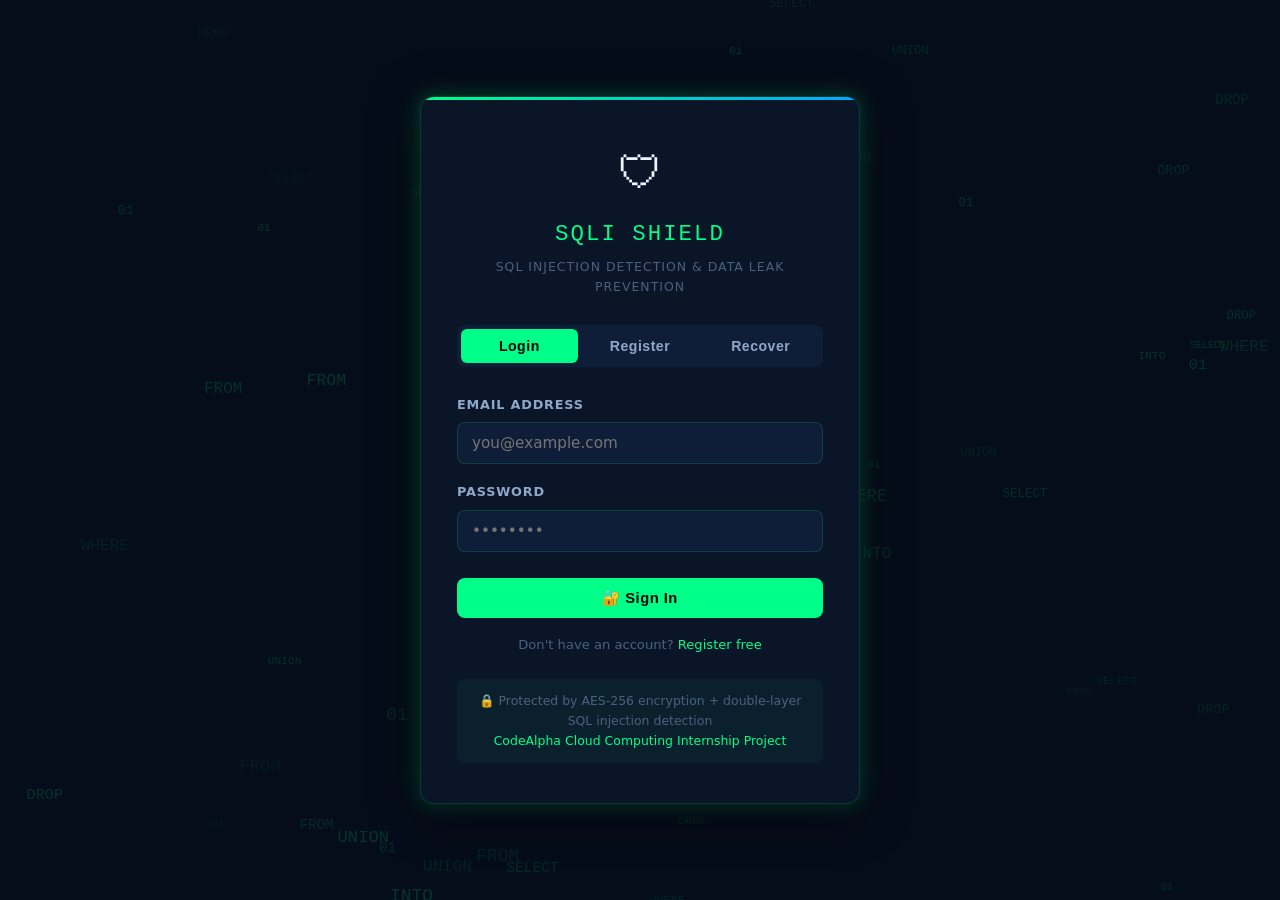
<file: index.html>
<!DOCTYPE html>
<html lang="en">
<head>
  <meta charset="UTF-8" />
  <meta name="viewport" content="width=device-width, initial-scale=1.0" />
  <title>SQLi Shield — Secure Login</title>
  <link rel="stylesheet" href="style.css" />
  <link rel="icon" href="data:image/svg+xml,<svg xmlns='http://www.w3.org/2000/svg' viewBox='0 0 100 100'><text y='.9em' font-size='90'>🛡</text></svg>" />
  <script>
    // ── Tab switching (defined early so buttons are immediately interactive) ──
    function switchTab(name, event) {
      document.querySelectorAll(".tab-pane").forEach(p => p.classList.remove("active"));
      document.querySelectorAll(".tab-btn").forEach(b => b.classList.remove("active"));
      document.getElementById("tab-" + name).classList.add("active");
      if (event && event.currentTarget) {
        event.currentTarget.classList.add("active");
      } else if (event && event.target) {
        event.target.classList.add("active");
      }
    }
  </script>
</head>
<body>
  <!-- Animated particle background -->
  <canvas id="particle-canvas"></canvas>

  <div class="page-wrapper auth-page">
    <div class="auth-card">
      <!-- Logo -->
      <div class="auth-logo">
        <span class="auth-logo__icon">🛡</span>
        <div class="auth-logo__title">SQLi Shield</div>
        <div class="auth-logo__sub">SQL Injection Detection &amp; Data Leak Prevention</div>
      </div>

      <!-- Tab bar -->
      <div class="tab-bar" role="tablist">
        <button class="tab-btn active" onclick="switchTab('login', event)" role="tab">Login</button>
        <button class="tab-btn" onclick="switchTab('register', event)" role="tab">Register</button>
        <button class="tab-btn" onclick="switchTab('recover', event)" role="tab">Recover</button>
      </div>

      <!-- ── LOGIN PANE ── -->
      <div id="tab-login" class="tab-pane active">
        <div id="login-error" class="alert alert--danger" style="display:none;"></div>

        <div class="form-group">
          <label for="login-email">Email Address</label>
          <input type="email" id="login-email" data-sqli-check placeholder="you@example.com" autocomplete="email" />
        </div>

        <div class="form-group">
          <label for="login-password">Password</label>
          <input type="password" id="login-password" placeholder="••••••••" autocomplete="current-password" />
        </div>

        <button class="btn btn--primary mt-8" id="login-btn" onclick="handleLogin()">
          🔐 Sign In
        </button>

        <p class="text-center mt-16" style="font-size:0.82rem; color:var(--text-muted);">
          Don't have an account?
          <a href="#" onclick="switchTab('register', event)">Register free</a>
        </p>
      </div>

      <!-- ── REGISTER PANE ── -->
      <div id="tab-register" class="tab-pane">
        <div id="register-error" class="alert alert--danger" style="display:none;"></div>

        <div class="form-group">
          <label for="reg-name">Display Name</label>
          <input type="text" id="reg-name" data-sqli-check placeholder="Jane Doe" autocomplete="name" />
        </div>

        <div class="form-group">
          <label for="reg-email">Email Address</label>
          <input type="email" id="reg-email" data-sqli-check placeholder="you@example.com" autocomplete="email" />
        </div>

        <div class="form-group">
          <label for="reg-password">Password</label>
          <input type="password" id="reg-password" placeholder="Min. 8 characters" autocomplete="new-password" />
        </div>

        <div class="form-group">
          <label for="reg-confirm">Confirm Password</label>
          <input type="password" id="reg-confirm" placeholder="Repeat password" autocomplete="new-password" />
        </div>

        <button class="btn btn--primary mt-8" id="register-btn" onclick="handleRegister()">
          🚀 Create Account
        </button>

        <p class="text-center mt-16" style="font-size:0.82rem; color:var(--text-muted);">
          Already have an account?
          <a href="#" onclick="switchTab('login', event)">Sign in</a>
        </p>
      </div>

      <!-- ── RECOVER PANE ── -->
      <div id="tab-recover" class="tab-pane">
        <div class="alert alert--warning mb-16">
          ⚠ A password reset link will be sent to your email.
        </div>

        <div id="recover-success" class="alert alert--success" style="display:none;"></div>
        <div id="recover-error" class="alert alert--danger" style="display:none;"></div>

        <div class="form-group">
          <label for="recover-email">Registered Email</label>
          <input type="email" id="recover-email" data-sqli-check placeholder="you@example.com" />
        </div>

        <button class="btn btn--primary" id="recover-btn" onclick="handleRecover()">
          📧 Send Reset Link
        </button>

        <p class="text-center mt-16" style="font-size:0.82rem;">
          <a href="#" onclick="switchTab('login', event)">← Back to Login</a>
        </p>
      </div>

      <!-- Demo credentials note -->
      <div style="margin-top:24px; padding:12px; background:rgba(0,255,136,0.05); border-radius:8px; font-size:0.78rem; color:var(--text-muted); text-align:center;">
        🔒 Protected by AES-256 encryption + double-layer SQL injection detection<br/>
        <span style="color:var(--accent-green);">CodeAlpha Cloud Computing Internship Project</span>
      </div>
    </div>
  </div>

  <!-- Toast container -->
  <div id="toast-container"></div>

  <!-- Appwrite SDK -->
  <script src="appwrite-sdk.js"></script>
  <!-- App config & script -->
  <script src="appwrite-config.js"></script>
  <script src="script.js"></script>
  <script>

    // ── Check existing session on load ─────────────────────
    (async () => {
      const user = await AuthManager.getSession();
      if (user) window.location.href = "dashboard.html";
    })();

    // ── Login handler ──────────────────────────────────────
    async function handleLogin() {
      const email    = document.getElementById("login-email").value.trim();
      const password = document.getElementById("login-password").value;
      const errEl    = document.getElementById("login-error");
      const btn      = document.getElementById("login-btn");
      errEl.style.display = "none";

      // Layer 1: SQLi check on email
      const check = SQLiDetector.analyze(email);
      if (!check.safe) {
        await SecurityLogger.log({
          userId: "anonymous", userEmail: email,
          suspiciousInput: email, threatLevel: check.highestLevel,
          attackType: check.threats[0].type, blocked: true,
        });
        showToast("🚨 SQL injection detected in email field!", "error");
        return;
      }

      if (!email || !password) {
        errEl.textContent = "Please fill in all fields.";
        errEl.style.display = "flex";
        return;
      }

      setLoading(btn, true);
      try {
        await AuthManager.login(email, password);
        showToast("Login successful! Redirecting…", "success");
        setTimeout(() => window.location.href = "dashboard.html", 800);
      } catch (e) {
        errEl.textContent = "Invalid email or password. Please try again.";
        errEl.style.display = "flex";
        setLoading(btn, false);
      }
    }

    // ── Register handler ───────────────────────────────────
    async function handleRegister() {
      const name     = document.getElementById("reg-name").value.trim();
      const email    = document.getElementById("reg-email").value.trim();
      const password = document.getElementById("reg-password").value;
      const confirm  = document.getElementById("reg-confirm").value;
      const errEl    = document.getElementById("register-error");
      const btn      = document.getElementById("register-btn");
      errEl.style.display = "none";

      // Layer 1 checks
      for (const [field, val] of [["name", name], ["email", email]]) {
        const r = SQLiDetector.analyze(val);
        if (!r.safe) {
          showToast(`🚨 Injection pattern in ${field}!`, "error");
          return;
        }
      }

      if (!name || !email || !password) {
        errEl.textContent = "All fields are required.";
        errEl.style.display = "flex";
        return;
      }
      if (password.length < 8) {
        errEl.textContent = "Password must be at least 8 characters.";
        errEl.style.display = "flex";
        return;
      }
      if (password !== confirm) {
        errEl.textContent = "Passwords do not match.";
        errEl.style.display = "flex";
        return;
      }

      setLoading(btn, true);
      try {
        await AuthManager.register(email, password, name);
        showToast("Account created! Redirecting…", "success");
        setTimeout(() => window.location.href = "dashboard.html", 900);
      } catch (e) {
        errEl.textContent = e.message || "Registration failed. Email may already be in use.";
        errEl.style.display = "flex";
        setLoading(btn, false);
      }
    }

    // ── Recover handler ────────────────────────────────────
    async function handleRecover() {
      const email   = document.getElementById("recover-email").value.trim();
      const succEl  = document.getElementById("recover-success");
      const errEl   = document.getElementById("recover-error");
      const btn     = document.getElementById("recover-btn");
      succEl.style.display = errEl.style.display = "none";

      const check = SQLiDetector.analyze(email);
      if (!check.safe) {
        showToast("🚨 Suspicious input detected!", "error");
        return;
      }

      setLoading(btn, true);
      try {
        await AuthManager.sendPasswordRecovery(email);
        succEl.textContent = "✓ Recovery email sent! Check your inbox.";
        succEl.style.display = "flex";
      } catch (e) {
        errEl.textContent = "Could not send recovery email. Is the address registered?";
        errEl.style.display = "flex";
      }
      setLoading(btn, false);
    }

    // Allow Enter key to submit
    document.addEventListener("keydown", e => {
      if (e.key === "Enter") {
        const active = document.querySelector(".tab-pane.active")?.id;
        if (active === "tab-login")    handleLogin();
        if (active === "tab-register") handleRegister();
        if (active === "tab-recover")  handleRecover();
      }
    });
  </script>
</body>
</html>
</file>
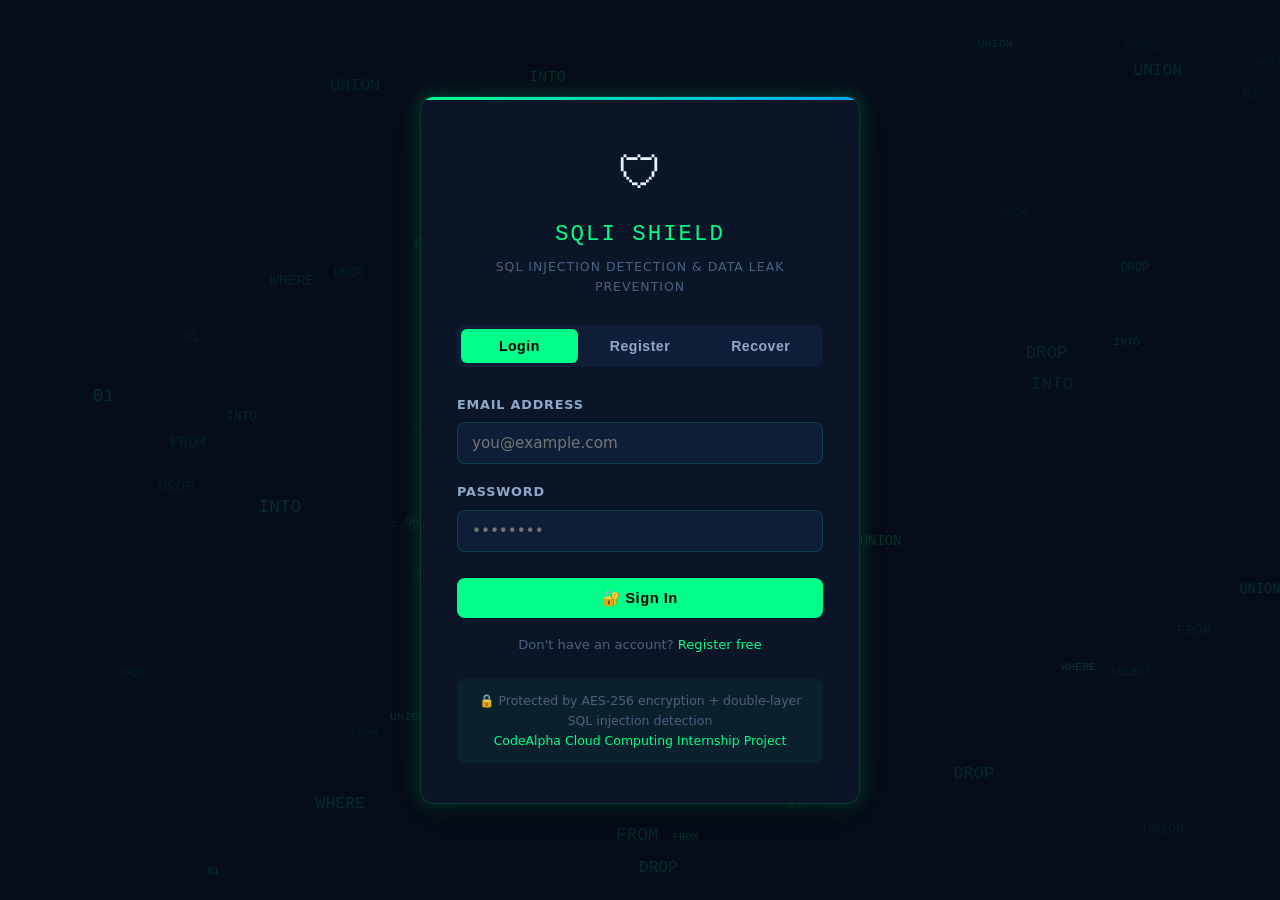
<file: admin.html>
<!DOCTYPE html>
<html lang="en">
<head>
  <meta charset="UTF-8" />
  <meta name="viewport" content="width=device-width, initial-scale=1.0" />
  <title>SQLi Shield — Admin Panel</title>
  <link rel="stylesheet" href="style.css" />
  <link rel="icon" href="data:image/svg+xml,<svg xmlns='http://www.w3.org/2000/svg' viewBox='0 0 100 100'><text y='.9em' font-size='90'>⚙️</text></svg>" />
  <script>
    // ── Show Section (defined early so sidebar navigation is immediately interactive) ──
    function showSection(id, event) {
      document.querySelectorAll(".page-section").forEach(s => s.classList.remove("active"));
      document.querySelectorAll(".nav-item").forEach(n => n.classList.remove("active"));
      document.getElementById("section-" + id).classList.add("active");
      if (event && event.currentTarget) {
        event.currentTarget.classList.add("active");
      } else if (event && event.target) {
        event.target.classList.add("active");
      }
      const sidebar = document.getElementById("sidebar");
      if (sidebar) sidebar.classList.remove("open");
    }
  </script>
</head>
<body>
  <canvas id="particle-canvas"></canvas>
  <button class="mobile-nav-toggle" onclick="toggleSidebar()">☰</button>

  <div class="page-wrapper app-layout">
    <!-- ══ SIDEBAR ══ -->
    <aside class="sidebar" id="sidebar">
      <div class="sidebar__logo">
        <div class="sidebar__logo-text">⚙️ Admin Panel</div>
        <div class="sidebar__logo-sub">SQLi Shield</div>
      </div>

      <nav>
        <a class="nav-item active" onclick="showSection('admin-overview', event)" href="#">
          <span class="nav-item__icon">📊</span> Overview
        </a>
        <a class="nav-item" onclick="showSection('all-logs', event)" href="#">
          <span class="nav-item__icon">🗂</span> All Security Logs
        </a>
        <a class="nav-item" onclick="showSection('users', event)" href="#">
          <span class="nav-item__icon">👥</span> User Management
        </a>
        <a class="nav-item" onclick="showSection('alerts', event)" href="#">
          <span class="nav-item__icon">🚨</span> Critical Alerts
        </a>
        <a class="nav-item" onclick="window.location.href='dashboard.html'" href="#">
          <span class="nav-item__icon">◀</span> User Dashboard
        </a>
      </nav>

      <div class="sidebar__spacer"></div>

      <div class="sidebar__user">
        <div class="sidebar__user-name" id="sidebar-name">Admin</div>
        <div class="sidebar__user-role role--admin">admin</div>
        <button class="btn btn--secondary btn--sm mt-8 w-full" onclick="handleLogout()">
          🚪 Logout
        </button>
      </div>
    </aside>

    <!-- ══ MAIN CONTENT ══ -->
    <main class="main-content">

      <!-- ─── ADMIN OVERVIEW ─── -->
      <section id="section-admin-overview" class="page-section active">
        <div class="section-header">
          <h2>⚙️ Admin Security Overview</h2>
          <p>Global security metrics across all users and sessions.</p>
        </div>

        <div class="stats-grid">
          <div class="stat-card stat-card--green">
            <div class="stat-card__label">Total Users</div>
            <div class="stat-card__value" id="stat-users">—</div>
            <div class="stat-card__icon">👥</div>
          </div>
          <div class="stat-card stat-card--red">
            <div class="stat-card__label">Total Attacks Blocked</div>
            <div class="stat-card__value" id="stat-attacks">—</div>
            <div class="stat-card__icon">🚫</div>
          </div>
          <div class="stat-card stat-card--yellow">
            <div class="stat-card__label">Critical Threats</div>
            <div class="stat-card__value" id="stat-critical">—</div>
            <div class="stat-card__icon">💀</div>
          </div>
          <div class="stat-card stat-card--blue">
            <div class="stat-card__label">Total Log Entries</div>
            <div class="stat-card__value" id="stat-log-count">—</div>
            <div class="stat-card__icon">📋</div>
          </div>
        </div>

        <!-- Attack type breakdown -->
        <div class="card">
          <h3>🎯 Attack Type Distribution</h3>
          <div id="attack-breakdown">
            <div class="empty-state">Loading attack data…</div>
          </div>
        </div>

        <!-- Live threat feed -->
        <div class="card">
          <h3>📡 Live Threat Feed</h3>
          <div id="live-feed">
            <div class="empty-state">No recent threats.</div>
          </div>
        </div>
      </section>

      <!-- ─── ALL LOGS ─── -->
      <section id="section-all-logs" class="page-section">
        <div class="section-header">
          <h2>🗂 All Security Logs</h2>
          <p>Complete audit trail of all detected injection attempts across all users.</p>
        </div>

        <div class="card">
          <div style="display:flex; justify-content:space-between; align-items:center; margin-bottom:16px; flex-wrap:wrap; gap:10px;">
            <h3 style="border:none; padding-bottom:0; margin-bottom:0;">Injection Attempts Log</h3>
            <div style="display:flex; gap:8px;">
              <select id="filter-level" onchange="filterLogs()" style="background:var(--bg-raised);border:1px solid var(--border);color:var(--text-primary);padding:7px 12px;border-radius:8px;font-size:0.84rem;">
                <option value="">All Levels</option>
                <option value="CRITICAL">Critical</option>
                <option value="HIGH">High</option>
                <option value="MEDIUM">Medium</option>
                <option value="LOW">Low</option>
              </select>
              <button class="btn btn--secondary btn--sm" onclick="loadAllLogs()">↻ Refresh</button>
            </div>
          </div>
          <div class="table-wrap">
            <table>
              <thead>
                <tr>
                  <th>Time</th>
                  <th>User</th>
                  <th>Attack Type</th>
                  <th>Level</th>
                  <th>Status</th>
                  <th>Suspicious Input</th>
                </tr>
              </thead>
              <tbody id="all-logs-body">
                <tr><td colspan="6" class="empty-state">Loading logs…</td></tr>
              </tbody>
            </table>
          </div>
        </div>
      </section>

      <!-- ─── USER MANAGEMENT ─── -->
      <section id="section-users" class="page-section">
        <div class="section-header">
          <h2>👥 User Management</h2>
          <p>View and manage registered users. Role assignments control dashboard access.</p>
        </div>

        <div class="card">
          <div style="display:flex; justify-content:space-between; align-items:center; margin-bottom:16px;">
            <h3 style="border:none; padding-bottom:0; margin-bottom:0;">Registered Users</h3>
            <button class="btn btn--secondary btn--sm" onclick="loadUsers()">↻ Refresh</button>
          </div>
          <div class="table-wrap">
            <table>
              <thead>
                <tr>
                  <th>Name</th>
                  <th>Email</th>
                  <th>Role</th>
                  <th>Login Count</th>
                  <th>Last Login</th>
                  <th>Actions</th>
                </tr>
              </thead>
              <tbody id="users-body">
                <tr><td colspan="6" class="empty-state">Loading users…</td></tr>
              </tbody>
            </table>
          </div>
        </div>

        <!-- Role explanation -->
        <div style="display:grid; grid-template-columns:1fr 1fr; gap:24px;">
          <div class="card" style="margin-bottom:0;">
            <h3>👤 Standard User</h3>
            <ul style="color:var(--text-secondary); font-size:0.88rem; line-height:2; list-style:none; padding-left:0;">
              <li>✅ View personal dashboard</li>
              <li>✅ Use injection test lab</li>
              <li>✅ Submit encrypted records</li>
              <li>✅ View own security logs</li>
              <li>❌ Cannot access admin panel</li>
              <li>❌ Cannot view other users' data</li>
            </ul>
          </div>
          <div class="card" style="margin-bottom:0;">
            <h3>⚙️ Administrator</h3>
            <ul style="color:var(--text-secondary); font-size:0.88rem; line-height:2; list-style:none; padding-left:0;">
              <li>✅ Everything users can do</li>
              <li>✅ Access admin panel</li>
              <li>✅ View all security logs</li>
              <li>✅ View all registered users</li>
              <li>✅ View critical alert dashboard</li>
              <li>✅ Export security reports</li>
            </ul>
          </div>
        </div>
      </section>

      <!-- ─── CRITICAL ALERTS ─── -->
      <section id="section-alerts" class="page-section">
        <div class="section-header">
          <h2>🚨 Critical Security Alerts</h2>
          <p>HIGH and CRITICAL threat attempts requiring immediate attention.</p>
        </div>

        <div id="critical-alerts-container">
          <div class="empty-state">Loading critical alerts…</div>
        </div>
      </section>

    </main>
  </div>

  <div id="toast-container"></div>

  <script src="appwrite-sdk.js"></script>
  <script src="appwrite-config.js"></script>
  <script src="script.js"></script>
  <script>
    let allLogs = [];
    let allUsers = [];

    // ── Auth Guard (admin only) ────────────────────────────
    (async () => {
      const user = await AuthManager.getSession();
      if (!user) { window.location.href = "index.html"; return; }

      const name = AuthManager.currentProfile?.displayName || user.name;
      document.getElementById("sidebar-name").textContent = name;

      // NOTE: In a real deployment, admin check would be enforced server-side.
      // For this demo, we trust the role in the user profile document.
      // Appwrite collection-level permissions should restrict admin operations.

      await loadAllLogs();
      await loadUsers();
    })();

    function toggleSidebar() {
      document.getElementById("sidebar").classList.toggle("open");
    }


    async function handleLogout() {
      await AuthManager.logout();
      window.location.href = "index.html";
    }

    // ── Load all logs ──────────────────────────────────────
    async function loadAllLogs() {
      allLogs = await SecurityLogger.fetchLogs(100);

      // Stats
      const blocked  = allLogs.filter(l => l.blocked).length;
      const critical = allLogs.filter(l => l.threatLevel === "CRITICAL" || l.threatLevel === "HIGH").length;
      document.getElementById("stat-attacks").textContent  = blocked;
      document.getElementById("stat-critical").textContent = critical;
      document.getElementById("stat-log-count").textContent = allLogs.length;

      renderLogs(allLogs);
      renderAttackBreakdown(allLogs);
      renderLiveFeed(allLogs);
      renderCriticalAlerts(allLogs);
    }

    function renderLogs(logs) {
      const tbody = document.getElementById("all-logs-body");
      if (logs.length === 0) {
        tbody.innerHTML = '<tr><td colspan="6" class="empty-state">No logs found.</td></tr>';
        return;
      }
      tbody.innerHTML = logs.map(l => `
        <tr>
          <td style="font-size:0.8rem;">${formatDate(l.timestamp || l.$createdAt)}</td>
          <td style="font-size:0.8rem; max-width:120px; overflow:hidden; text-overflow:ellipsis;">${SQLiDetector.sanitize(l.userEmail || l.userId)}</td>
          <td>${SQLiDetector.sanitize(l.attackType || "—")}</td>
          <td>${threatBadge(l.threatLevel || "LOW")}</td>
          <td><span class="badge ${l.blocked ? 'badge--blocked' : 'badge--allowed'}">${l.blocked ? 'Blocked' : 'Allowed'}</span></td>
          <td class="mono" style="font-size:0.75rem; max-width:200px; overflow:hidden; text-overflow:ellipsis;">${SQLiDetector.sanitize((l.suspiciousInput || "").substring(0, 60))}</td>
        </tr>
      `).join("");
    }

    function filterLogs() {
      const level = document.getElementById("filter-level").value;
      const filtered = level ? allLogs.filter(l => l.threatLevel === level) : allLogs;
      renderLogs(filtered);
    }

    function renderAttackBreakdown(logs) {
      const types = {};
      logs.forEach(l => { types[l.attackType] = (types[l.attackType] || 0) + 1; });
      const sorted = Object.entries(types).sort((a, b) => b[1] - a[1]);
      const container = document.getElementById("attack-breakdown");

      if (sorted.length === 0) {
        container.innerHTML = '<div class="empty-state">No attack data yet.</div>';
        return;
      }

      const max = sorted[0][1];
      container.innerHTML = sorted.slice(0, 8).map(([type, count]) => `
        <div style="margin-bottom:10px;">
          <div style="display:flex; justify-content:space-between; font-size:0.84rem; margin-bottom:4px;">
            <span style="color:var(--text-primary);">${SQLiDetector.sanitize(type)}</span>
            <span class="text-mono" style="color:var(--accent-green);">${count}</span>
          </div>
          <div style="height:6px; background:var(--bg-raised); border-radius:3px; overflow:hidden;">
            <div style="height:100%; width:${(count/max)*100}%; background:linear-gradient(90deg, var(--accent-green), var(--accent-blue)); border-radius:3px; transition:width 0.5s ease;"></div>
          </div>
        </div>
      `).join("");
    }

    function renderLiveFeed(logs) {
      const recent = logs.slice(0, 5);
      const container = document.getElementById("live-feed");
      if (recent.length === 0) {
        container.innerHTML = '<div class="empty-state">No recent threats.</div>';
        return;
      }
      container.innerHTML = recent.map(l => `
        <div style="display:flex; align-items:center; gap:12px; padding:10px 0; border-bottom:1px solid var(--border);">
          <span style="font-size:1.2rem;">${l.threatLevel === 'CRITICAL' ? '💀' : l.threatLevel === 'HIGH' ? '🔴' : '⚠'}</span>
          <div style="flex:1; min-width:0;">
            <div style="font-size:0.84rem; font-weight:600;">${SQLiDetector.sanitize(l.attackType)}</div>
            <div class="mono" style="font-size:0.76rem; color:var(--text-muted); overflow:hidden; text-overflow:ellipsis; white-space:nowrap;">${SQLiDetector.sanitize((l.suspiciousInput||"").substring(0,60))}</div>
          </div>
          <div style="text-align:right; flex-shrink:0;">
            ${threatBadge(l.threatLevel)}
            <div style="font-size:0.72rem; color:var(--text-muted); margin-top:3px;">${formatDate(l.timestamp || l.$createdAt)}</div>
          </div>
        </div>
      `).join("");
    }

    function renderCriticalAlerts(logs) {
      const critical = logs.filter(l => l.threatLevel === "CRITICAL" || l.threatLevel === "HIGH");
      const container = document.getElementById("critical-alerts-container");

      if (critical.length === 0) {
        container.innerHTML = '<div class="alert alert--success">✅ No critical or high-severity threats detected.</div>';
        return;
      }

      container.innerHTML = critical.map(l => `
        <div class="alert alert--danger" style="margin-bottom:12px; display:block;">
          <div style="display:flex; justify-content:space-between; align-items:flex-start; flex-wrap:wrap; gap:8px;">
            <div>
              <strong>${SQLiDetector.sanitize(l.attackType)}</strong> — ${threatBadge(l.threatLevel)}
              <div style="margin-top:6px; font-size:0.82rem; color:var(--text-muted);">
                User: ${SQLiDetector.sanitize(l.userEmail || l.userId)}
              </div>
              <div class="mono" style="margin-top:6px; font-size:0.8rem; padding:6px 10px; background:rgba(0,0,0,0.3); border-radius:4px; word-break:break-all;">
                ${SQLiDetector.sanitize((l.suspiciousInput||"").substring(0, 120))}
              </div>
            </div>
            <div style="text-align:right; flex-shrink:0;">
              <div style="font-size:0.78rem; color:var(--text-muted);">${formatDate(l.timestamp || l.$createdAt)}</div>
              <span class="badge badge--blocked" style="margin-top:6px; display:inline-block;">${l.blocked ? '🚫 Blocked' : '⚠ Detected'}</span>
            </div>
          </div>
        </div>
      `).join("");
    }

    // ── Load users ─────────────────────────────────────────
    async function loadUsers() {
      try {
        const res = await appwriteDatabases.listDocuments(
          APPWRITE_CONFIG.databaseId,
          APPWRITE_CONFIG.collections.userProfiles,
          [appwriteQuery.limit(50)]
        );
        allUsers = res.documents;
        document.getElementById("stat-users").textContent = allUsers.length;
        renderUsers(allUsers);
      } catch (e) {
        const localUsers = getLocalUsers().map(u => u.profile);
        if (localUsers.length > 0) {
          allUsers = localUsers;
          document.getElementById("stat-users").textContent = allUsers.length;
          renderUsers(allUsers);
        } else {
          document.getElementById("stat-users").textContent = "—";
          document.getElementById("users-body").innerHTML =
            '<tr><td colspan="6" class="empty-state">Connect Appwrite to see users.</td></tr>';
        }
      }
    }

    function renderUsers(users) {
      const tbody = document.getElementById("users-body");
      if (users.length === 0) {
        tbody.innerHTML = '<tr><td colspan="6" class="empty-state">No users found.</td></tr>';
        return;
      }
      tbody.innerHTML = users.map(u => `
        <tr>
          <td>${SQLiDetector.sanitize(u.displayName || "—")}</td>
          <td style="font-size:0.82rem;">${SQLiDetector.sanitize(u.email)}</td>
          <td><span class="badge ${u.role === 'admin' ? 'badge--allowed' : 'badge--medium'}">${u.role}</span></td>
          <td class="text-mono">${u.loginCount || 0}</td>
          <td style="font-size:0.8rem;">${formatDate(u.lastLogin || u.$createdAt)}</td>
          <td>
            <button class="btn btn--secondary btn--sm" onclick="promoteUser('${u.$id}', '${u.role}')">
              ${u.role === 'admin' ? '↓ Demote' : '↑ Promote'}
            </button>
          </td>
        </tr>
      `).join("");
    }

    async function promoteUser(docId, currentRole) {
      const newRole = currentRole === "admin" ? "user" : "admin";
      try {
        await appwriteDatabases.updateDocument(
          APPWRITE_CONFIG.databaseId,
          APPWRITE_CONFIG.collections.userProfiles,
          docId,
          { role: newRole }
        );
        showToast(`User role updated to ${newRole}.`, "success");
        await loadUsers();
      } catch (e) {
        showToast("Failed to update role: " + e.message, "error");
      }
    }
  </script>
</body>
</html>
</file>
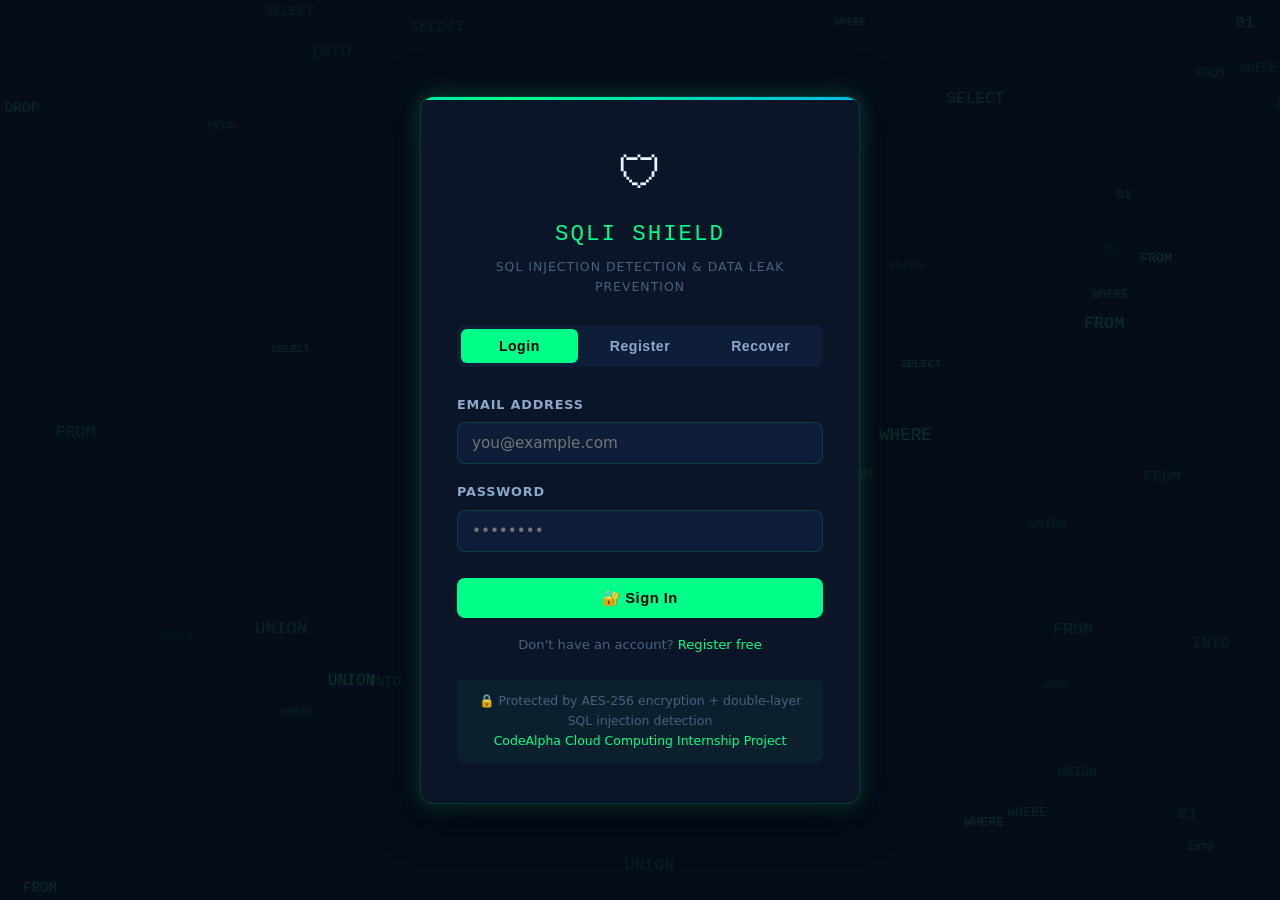
<file: dashboard.html>
<!DOCTYPE html>
<html lang="en">
<head>
  <meta charset="UTF-8" />
  <meta name="viewport" content="width=device-width, initial-scale=1.0" />
  <title>SQLi Shield — Dashboard</title>
  <link rel="stylesheet" href="style.css" />
  <link rel="icon" href="data:image/svg+xml,<svg xmlns='http://www.w3.org/2000/svg' viewBox='0 0 100 100'><text y='.9em' font-size='90'>🛡</text></svg>" />
  <script>
    // ── Show Section (defined early so sidebar navigation is immediately interactive) ──
    function showSection(id, event) {
      document.querySelectorAll(".page-section").forEach(s => s.classList.remove("active"));
      document.querySelectorAll(".nav-item").forEach(n => n.classList.remove("active"));
      document.getElementById("section-" + id).classList.add("active");
      if (event && event.currentTarget) {
        event.currentTarget.classList.add("active");
      } else if (event && event.target) {
        event.target.classList.add("active");
      }
      if (id === "my-logs" && typeof loadMyLogs === "function") loadMyLogs();
      const sidebar = document.getElementById("sidebar");
      if (sidebar) sidebar.classList.remove("open");
    }
  </script>
</head>
<body>
  <canvas id="particle-canvas"></canvas>

  <!-- Mobile nav toggle -->
  <button class="mobile-nav-toggle" onclick="toggleSidebar()">☰</button>

  <div class="page-wrapper app-layout">
    <!-- ══ SIDEBAR ══ -->
    <aside class="sidebar" id="sidebar">
      <div class="sidebar__logo">
        <div class="sidebar__logo-text">🛡 SQLi Shield</div>
        <div class="sidebar__logo-sub">Security Dashboard</div>
      </div>

      <nav>
        <a class="nav-item active" onclick="showSection('overview', event)" href="#">
          <span class="nav-item__icon">📊</span> Overview
        </a>
        <a class="nav-item" onclick="showSection('test-lab', event)" href="#">
          <span class="nav-item__icon">🔬</span> Injection Lab
        </a>
        <a class="nav-item" onclick="showSection('secure-form', event)" href="#">
          <span class="nav-item__icon">📝</span> Secure Form
        </a>
        <a class="nav-item" onclick="showSection('my-logs', event)" href="#">
          <span class="nav-item__icon">📋</span> My Logs
        </a>
        <a class="nav-item" onclick="showSection('architecture', event)" href="#">
          <span class="nav-item__icon">🏗</span> Architecture
        </a>
        <a class="nav-item" id="admin-link" onclick="window.location.href='admin.html'" href="#" style="display:none;">
          <span class="nav-item__icon">⚙️</span> Admin Panel
        </a>
      </nav>

      <div class="sidebar__spacer"></div>

      <div class="sidebar__user">
        <div class="sidebar__user-name" id="sidebar-name">Loading…</div>
        <div class="sidebar__user-role role--user" id="sidebar-role">user</div>
        <button class="btn btn--secondary btn--sm mt-8 w-full" onclick="handleLogout()">
          🚪 Logout
        </button>
      </div>
    </aside>

    <!-- ══ MAIN CONTENT ══ -->
    <main class="main-content">

      <!-- ─── OVERVIEW SECTION ─── -->
      <section id="section-overview" class="page-section active">
        <div class="section-header">
          <h2>Security Overview</h2>
          <p>Real-time monitoring of your session and threat activity.</p>
        </div>

        <div class="stats-grid">
          <div class="stat-card stat-card--green">
            <div class="stat-card__label">Total Requests</div>
            <div class="stat-card__value" id="stat-total">0</div>
            <div class="stat-card__icon">📡</div>
          </div>
          <div class="stat-card stat-card--red">
            <div class="stat-card__label">Blocked Attacks</div>
            <div class="stat-card__value" id="stat-blocked">0</div>
            <div class="stat-card__icon">🚫</div>
          </div>
          <div class="stat-card stat-card--yellow">
            <div class="stat-card__label">Threats Detected</div>
            <div class="stat-card__value" id="stat-threats">0</div>
            <div class="stat-card__icon">⚠</div>
          </div>
          <div class="stat-card stat-card--blue">
            <div class="stat-card__label">Login Count</div>
            <div class="stat-card__value" id="stat-logins">0</div>
            <div class="stat-card__icon">🔐</div>
          </div>
        </div>

        <!-- User profile card -->
        <div class="card">
          <h3>👤 Your Secure Profile</h3>
          <div style="display:grid; grid-template-columns:1fr 1fr; gap:16px;">
            <div>
              <div style="font-size:0.75rem; color:var(--text-muted); text-transform:uppercase; letter-spacing:1px; margin-bottom:6px;">Display Name</div>
              <div id="profile-name" style="font-weight:600;">—</div>
            </div>
            <div>
              <div style="font-size:0.75rem; color:var(--text-muted); text-transform:uppercase; letter-spacing:1px; margin-bottom:6px;">Email (AES-256 Protected)</div>
              <div id="profile-email" class="text-mono" style="font-size:0.88rem;">—</div>
            </div>
            <div>
              <div style="font-size:0.75rem; color:var(--text-muted); text-transform:uppercase; letter-spacing:1px; margin-bottom:6px;">Account Role</div>
              <div id="profile-role">—</div>
            </div>
            <div>
              <div style="font-size:0.75rem; color:var(--text-muted); text-transform:uppercase; letter-spacing:1px; margin-bottom:6px;">Last Login</div>
              <div id="profile-login" style="font-size:0.88rem; color:var(--text-secondary);">—</div>
            </div>
          </div>
        </div>

        <!-- Recent alerts -->
        <div class="card">
          <h3>🚨 Recent Security Alerts (This Session)</h3>
          <div id="session-alerts">
            <div class="empty-state">✅ No threats detected in this session.</div>
          </div>
        </div>

        <!-- Activity graph (simple canvas-based) -->
        <div class="card">
          <h3>📈 Threat Activity Chart</h3>
          <canvas id="threat-chart" height="160" style="width:100%;"></canvas>
        </div>
      </section>

      <!-- ─── INJECTION LAB SECTION ─── -->
      <section id="section-test-lab" class="page-section">
        <div class="section-header">
          <h2>🔬 SQL Injection Test Lab</h2>
          <p>Test inputs against the detection engine. Try real attack patterns to see them blocked.</p>
        </div>

        <div class="alert alert--warning">
          ⚠ This lab is for <strong>educational demonstration only</strong>. Inputs are analyzed client-side; nothing is sent to a real database.
        </div>

        <div class="test-lab">
          <div class="card" style="margin-bottom:0;">
            <h3>Input Analyzer</h3>
            <div class="form-group">
              <label for="lab-input">Test Input</label>
              <textarea id="lab-input" rows="5" placeholder="Type or paste a SQL injection payload here…
e.g.  ' OR 1=1 --
      UNION SELECT * FROM users
      DROP TABLE accounts"></textarea>
            </div>
            <div style="display:flex; gap:10px; flex-wrap:wrap;">
              <button class="btn btn--primary" style="flex:1;" onclick="runLabTest()">▶ Analyze</button>
              <button class="btn btn--secondary" onclick="loadSample()">Load Sample</button>
              <button class="btn btn--secondary" onclick="clearLab()">Clear</button>
            </div>

            <!-- Quick sample buttons -->
            <div style="margin-top:14px;">
              <div style="font-size:0.75rem; color:var(--text-muted); margin-bottom:8px; text-transform:uppercase; letter-spacing:1px;">Quick Samples</div>
              <div style="display:flex; flex-wrap:wrap; gap:6px;">
                <button class="btn btn--secondary btn--sm" onclick="setSample(`' OR 1=1 --`)">OR 1=1</button>
                <button class="btn btn--secondary btn--sm" onclick="setSample(`UNION SELECT username, password FROM users`)">UNION SELECT</button>
                <button class="btn btn--secondary btn--sm" onclick="setSample(`DROP TABLE accounts; --`)">DROP TABLE</button>
                <button class="btn btn--secondary btn--sm" onclick="setSample(`1'; EXEC xp_cmdshell('whoami')`)">xp_cmdshell</button>
                <button class="btn btn--secondary btn--sm" onclick="setSample(`SLEEP(5)`)">Time-Based</button>
                <button class="btn btn--secondary btn--sm" onclick="setSample(`Hello World`)">Safe Input</button>
              </div>
            </div>
          </div>

          <div class="card" style="margin-bottom:0;">
            <h3>Detection Result</h3>
            <div id="lab-result" class="test-result">
              <div style="text-align:center; padding:30px; color:var(--text-muted);">
                Run an analysis to see results here.
              </div>
            </div>

            <div style="margin-top:20px;">
              <h3 style="border:none; margin-bottom:12px; padding-bottom:0; font-size:0.88rem; color:var(--text-muted);">PATTERN LIBRARY</h3>
              <div style="font-size:0.8rem; color:var(--text-secondary); line-height:2;">
                <span class="badge badge--critical">CRITICAL</span> DROP, EXEC, xp_cmdshell, INSERT, DELETE<br/>
                <span class="badge badge--high">HIGH</span> OR 1=1, Comment injection, UNION SELECT, Schema enum<br/>
                <span class="badge badge--medium">MEDIUM</span> SELECT FROM, SLEEP(), BENCHMARK, WAITFOR<br/>
                <span class="badge badge--low">LOW</span> Quote injection, Hex encoding, CHAR() encoding
              </div>
            </div>
          </div>
        </div>
      </section>

      <!-- ─── SECURE FORM SECTION ─── -->
      <section id="section-secure-form" class="page-section">
        <div class="section-header">
          <h2>📝 Secure Data Submission</h2>
          <p>All inputs are checked by Layer 1 (SQLi detection) before being encrypted and stored.</p>
        </div>

        <div style="display:grid; grid-template-columns:1fr 1fr; gap:24px;">
          <div class="card" style="margin-bottom:0;">
            <h3>Submit Secure Record</h3>

            <div class="form-group">
              <label for="form-title">Record Title</label>
              <input type="text" id="form-title" data-sqli-check placeholder="Project Alpha Report" />
            </div>

            <div class="form-group">
              <label for="form-content">Sensitive Content</label>
              <textarea id="form-content" data-sqli-check rows="4" placeholder="Enter sensitive information…"></textarea>
            </div>

            <div class="form-group">
              <label for="form-category">Category</label>
              <select id="form-category">
                <option value="personal">Personal Data</option>
                <option value="financial">Financial</option>
                <option value="medical">Medical</option>
                <option value="credentials">Credentials</option>
                <option value="other">Other</option>
              </select>
            </div>

            <button class="btn btn--primary" id="form-btn" onclick="submitSecureForm()">
              🔒 Encrypt &amp; Submit
            </button>
          </div>

          <div class="card" style="margin-bottom:0;">
            <h3>Submitted Records (This Session)</h3>
            <div id="submitted-records">
              <div class="empty-state">No records submitted yet.</div>
            </div>
          </div>
        </div>
      </section>

      <!-- ─── MY LOGS SECTION ─── -->
      <section id="section-my-logs" class="page-section">
        <div class="section-header">
          <h2>📋 My Security Logs</h2>
          <p>All suspicious inputs detected during your sessions.</p>
        </div>

        <div class="card">
          <div style="display:flex; justify-content:space-between; align-items:center; margin-bottom:16px;">
            <h3 style="border:none; padding-bottom:0; margin-bottom:0;">Detection History</h3>
            <button class="btn btn--secondary btn--sm" onclick="loadMyLogs()">↻ Refresh</button>
          </div>
          <div class="table-wrap">
            <table>
              <thead>
                <tr>
                  <th>Time</th>
                  <th>Attack Type</th>
                  <th>Threat Level</th>
                  <th>Status</th>
                  <th>Input Preview</th>
                </tr>
              </thead>
              <tbody id="my-logs-body">
                <tr><td colspan="5" class="empty-state">No logs yet.</td></tr>
              </tbody>
            </table>
          </div>
        </div>
      </section>

      <!-- ─── ARCHITECTURE SECTION ─── -->
      <section id="section-architecture" class="page-section">
        <div class="section-header">
          <h2>🏗 Security Architecture</h2>
          <p>How SQLi Shield's double-layer protection works end-to-end.</p>
        </div>

        <div class="card">
          <h3>System Flow</h3>
          <div class="arch-diagram">
            <div class="arch-node">
              <div class="arch-node__icon">👤</div>
              <div class="arch-node__label">User Input</div>
            </div>
            <div class="arch-arrow">→</div>
            <div class="arch-node" style="border-color:rgba(0,255,136,0.4);">
              <div class="arch-node__icon">🔍</div>
              <div class="arch-node__label">Layer 1<br/><small style="color:var(--accent-green);font-size:0.7rem;">Pattern Detection</small></div>
            </div>
            <div class="arch-arrow">→</div>
            <div class="arch-node" style="border-color:rgba(0,170,255,0.4);">
              <div class="arch-node__icon">🔐</div>
              <div class="arch-node__label">Layer 2<br/><small style="color:var(--accent-blue);font-size:0.7rem;">Auth + RBAC</small></div>
            </div>
            <div class="arch-arrow">→</div>
            <div class="arch-node" style="border-color:rgba(255,204,0,0.4);">
              <div class="arch-node__icon">☁️</div>
              <div class="arch-node__label">Appwrite<br/><small style="color:var(--accent-yellow);font-size:0.7rem;">Cloud DB</small></div>
            </div>
          </div>
        </div>

        <div style="display:grid; grid-template-columns:1fr 1fr; gap:24px;">
          <div class="card" style="margin-bottom:0;">
            <h3>🛡 Layer 1 — Input Security</h3>
            <ul style="color:var(--text-secondary); font-size:0.88rem; line-height:2.2; padding-left:0; list-style:none;">
              <li>✅ Real-time SQL injection pattern matching</li>
              <li>✅ 24+ attack patterns across 4 threat levels</li>
              <li>✅ HTML entity decoding (evasion prevention)</li>
              <li>✅ Input sanitization before display</li>
              <li>✅ Client-side blocking before any network call</li>
              <li>✅ Threat logging with timestamp and context</li>
            </ul>
          </div>

          <div class="card" style="margin-bottom:0;">
            <h3>🔐 Layer 2 — Access Security</h3>
            <ul style="color:var(--text-secondary); font-size:0.88rem; line-height:2.2; padding-left:0; list-style:none;">
              <li>✅ Appwrite session management</li>
              <li>✅ JWT-based authentication tokens</li>
              <li>✅ Role-based access control (Admin / User)</li>
              <li>✅ Admin-only routes protected server-side</li>
              <li>✅ Automatic session expiry</li>
              <li>✅ AES-256-GCM encryption for sensitive data</li>
            </ul>
          </div>

          <div class="card" style="margin-bottom:0;">
            <h3>☁️ Cloud Architecture</h3>
            <ul style="color:var(--text-secondary); font-size:0.88rem; line-height:2.2; padding-left:0; list-style:none;">
              <li>✅ Appwrite Cloud (free tier) backend</li>
              <li>✅ Netlify-ready static frontend</li>
              <li>✅ No server-side code required</li>
              <li>✅ No database credentials in frontend</li>
              <li>✅ Appwrite handles credential storage</li>
              <li>✅ Accessible from any modern browser</li>
            </ul>
          </div>

          <div class="card" style="margin-bottom:0;">
            <h3>🔒 Data Protection</h3>
            <ul style="color:var(--text-secondary); font-size:0.88rem; line-height:2.2; padding-left:0; list-style:none;">
              <li>✅ AES-256-GCM via Web Crypto API</li>
              <li>✅ PBKDF2 key derivation (100k iterations)</li>
              <li>✅ Unique salt + IV per encryption operation</li>
              <li>✅ Passwords hashed by Appwrite (bcrypt)</li>
              <li>✅ Sensitive fields encrypted before storage</li>
              <li>✅ Security logs store sanitized input only</li>
            </ul>
          </div>
        </div>
      </section>

    </main>
  </div>

  <div id="toast-container"></div>

  <script src="appwrite-sdk.js"></script>
  <script src="appwrite-config.js"></script>
  <script src="script.js"></script>
  <script>
    // ── App State ──────────────────────────────────────────
    let sessionStats = { total: 0, blocked: 0, threats: 0 };
    let sessionAlerts = [];
    let submittedRecords = [];

    // ── Auth Guard ─────────────────────────────────────────
    (async () => {
      const user = await AuthManager.getSession();
      if (!user) { window.location.href = "index.html"; return; }

      // Populate UI
      const name = AuthManager.currentProfile?.displayName || user.name || user.email;
      const role = AuthManager.currentProfile?.role || "user";
      const logins = AuthManager.currentProfile?.loginCount || 1;
      const lastLogin = formatDate(AuthManager.currentProfile?.lastLogin || new Date().toISOString());

      document.getElementById("sidebar-name").textContent = name;
      document.getElementById("sidebar-role").textContent = role;
      document.getElementById("sidebar-role").className = `sidebar__user-role role--${role}`;
      document.getElementById("profile-name").textContent = name;
      document.getElementById("profile-email").textContent = user.email;
      document.getElementById("profile-role").innerHTML = `<span class="badge badge--${role === 'admin' ? 'allowed' : 'medium'}">${role}</span>`;
      document.getElementById("profile-login").textContent = lastLogin;
      document.getElementById("stat-logins").textContent = logins;

      if (role === "admin") {
        document.getElementById("admin-link").style.display = "flex";
        document.getElementById("sidebar-role").className = "sidebar__user-role role--admin";
      }

      drawThreatChart([]);
    })();


    function toggleSidebar() {
      document.getElementById("sidebar").classList.toggle("open");
    }

    // ── Logout ─────────────────────────────────────────────
    async function handleLogout() {
      await AuthManager.logout();
      window.location.href = "index.html";
    }

    // ── Stats updater ──────────────────────────────────────
    function updateStats() {
      document.getElementById("stat-total").textContent   = sessionStats.total;
      document.getElementById("stat-blocked").textContent = sessionStats.blocked;
      document.getElementById("stat-threats").textContent = sessionStats.threats;
    }

    // ── Alert feed ─────────────────────────────────────────
    function addSessionAlert(entry) {
      sessionAlerts.unshift(entry);
      const container = document.getElementById("session-alerts");
      container.innerHTML = sessionAlerts.slice(0, 5).map(a => `
        <div class="alert alert--danger" style="margin-bottom:8px;">
          <div style="flex:1;">
            <strong>${a.attackType}</strong> — ${threatBadge(a.threatLevel)}<br/>
            <span class="text-mono" style="font-size:0.78rem;">${SQLiDetector.sanitize(a.suspiciousInput).substring(0, 80)}…</span>
            <div style="font-size:0.72rem; color:var(--text-muted); margin-top:4px;">${formatDate(a.timestamp)}</div>
          </div>
        </div>
      `).join("");
    }

    // ── Injection Lab ──────────────────────────────────────
    async function runLabTest() {
      const input = document.getElementById("lab-input").value;
      const result = SQLiDetector.analyze(input);
      const el = document.getElementById("lab-result");

      sessionStats.total++;
      updateStats();

      if (result.safe) {
        el.className = "test-result test-result--safe show";
        el.innerHTML = `
          <div style="font-size:1.5rem; margin-bottom:8px;">✅</div>
          <strong>Input appears safe</strong><br/>
          <span style="font-size:0.84rem; opacity:0.8;">No SQL injection patterns detected.</span>
        `;
      } else {
        sessionStats.blocked++;
        sessionStats.threats++;
        updateStats();

        const entry = await SecurityLogger.log({
          userId: AuthManager.currentUser?.$id || "demo",
          userEmail: AuthManager.currentUser?.email || "demo",
          suspiciousInput: input,
          threatLevel: result.highestLevel,
          attackType: result.threats[0].type,
          blocked: true,
        });

        addSessionAlert(entry);
        drawThreatChart(SecurityLogger.getLocalLogs());

        el.className = "test-result test-result--threat show";
        el.innerHTML = `
          <div style="font-size:1.5rem; margin-bottom:8px;">🚨</div>
          <strong>INJECTION DETECTED — BLOCKED</strong>
          <div style="font-size:0.84rem; margin:8px 0;">
            Highest severity: ${threatBadge(result.highestLevel)}
          </div>
          <ul class="threat-list">
            ${result.threats.map(t => `<li>${t.type} — ${t.level}</li>`).join("")}
          </ul>
        `;
        showToast(`🚨 ${result.threats[0].type} blocked!`, "error");
      }
    }

    function setSample(text) {
      document.getElementById("lab-input").value = text;
    }

    function loadSample() {
      const samples = [
        "' OR 1=1 --",
        "UNION SELECT username, password FROM users --",
        "'; DROP TABLE users; --",
        "1 AND SLEEP(5)",
        "admin'--",
        "1; EXEC xp_cmdshell('whoami')",
      ];
      setSample(samples[Math.floor(Math.random() * samples.length)]);
    }

    function clearLab() {
      document.getElementById("lab-input").value = "";
      const el = document.getElementById("lab-result");
      el.className = "test-result";
      el.innerHTML = '<div style="text-align:center;padding:30px;color:var(--text-muted);">Run an analysis to see results here.</div>';
    }

    // ── Secure Form ────────────────────────────────────────
    async function submitSecureForm() {
      const title    = document.getElementById("form-title").value.trim();
      const content  = document.getElementById("form-content").value.trim();
      const category = document.getElementById("form-category").value;
      const btn      = document.getElementById("form-btn");

      sessionStats.total++;
      updateStats();

      for (const [f, v] of [["title", title], ["content", content]]) {
        const r = SQLiDetector.analyze(v);
        if (!r.safe) {
          sessionStats.blocked++; sessionStats.threats++;
          updateStats();
          const entry = await SecurityLogger.log({
            userId: AuthManager.currentUser?.$id,
            userEmail: AuthManager.currentUser?.email,
            suspiciousInput: v,
            threatLevel: r.highestLevel,
            attackType: r.threats[0].type,
            blocked: true,
          });
          addSessionAlert(entry);
          showToast(`🚨 SQL injection in ${f}! Submission blocked.`, "error");
          return;
        }
      }

      if (!title || !content) {
        showToast("Please fill in all fields.", "warning");
        return;
      }

      setLoading(btn, true);

      // Encrypt sensitive content with AES-256
      const encryptedContent = await CryptoLayer.encrypt(content);

      submittedRecords.unshift({
        title,
        category,
        encryptedPreview: encryptedContent.substring(0, 32) + "…",
        time: new Date().toISOString(),
      });

      renderSubmittedRecords();
      document.getElementById("form-title").value = "";
      document.getElementById("form-content").value = "";
      showToast("✅ Record encrypted and stored securely.", "success");
      setLoading(btn, false);
    }

    function renderSubmittedRecords() {
      const el = document.getElementById("submitted-records");
      if (submittedRecords.length === 0) {
        el.innerHTML = '<div class="empty-state">No records submitted yet.</div>';
        return;
      }
      el.innerHTML = submittedRecords.map(r => `
        <div style="padding:12px; border:1px solid var(--border); border-radius:8px; margin-bottom:10px; font-size:0.84rem;">
          <div style="font-weight:700; color:var(--text-primary);">${SQLiDetector.sanitize(r.title)}</div>
          <div style="color:var(--text-muted); margin-top:3px;">Category: ${r.category} · ${formatDate(r.time)}</div>
          <div class="text-mono" style="font-size:0.72rem; color:var(--accent-green); margin-top:6px;">
            🔒 AES-256: ${r.encryptedPreview}
          </div>
        </div>
      `).join("");
    }

    // ── My Logs ────────────────────────────────────────────
    async function loadMyLogs() {
      const logs = await SecurityLogger.fetchLogs(30);
      const myLogs = logs.filter(l =>
        l.userId === AuthManager.currentUser?.$id || l.userId === "demo"
      );
      const tbody = document.getElementById("my-logs-body");

      if (myLogs.length === 0) {
        tbody.innerHTML = '<tr><td colspan="5" class="empty-state">✅ No threats detected for your account.</td></tr>';
        return;
      }

      tbody.innerHTML = myLogs.map(l => `
        <tr>
          <td>${formatDate(l.timestamp)}</td>
          <td>${SQLiDetector.sanitize(l.attackType)}</td>
          <td>${threatBadge(l.threatLevel)}</td>
          <td><span class="badge ${l.blocked ? 'badge--blocked' : 'badge--allowed'}">${l.blocked ? 'Blocked' : 'Allowed'}</span></td>
          <td class="mono">${SQLiDetector.sanitize(l.suspiciousInput).substring(0, 50)}…</td>
        </tr>
      `).join("");
    }

    // ── Threat Chart (simple canvas bar chart) ─────────────
    function drawThreatChart(logs) {
      const canvas = document.getElementById("threat-chart");
      if (!canvas) return;
      const ctx = canvas.getContext("2d");
      canvas.width = canvas.offsetWidth * window.devicePixelRatio || 600;
      canvas.height = 160 * window.devicePixelRatio;
      ctx.scale(window.devicePixelRatio, window.devicePixelRatio);

      const W = canvas.offsetWidth;
      const H = 160;

      // Count by threat level
      const counts = { LOW: 0, MEDIUM: 0, HIGH: 0, CRITICAL: 0 };
      logs.forEach(l => { if (counts[l.threatLevel] !== undefined) counts[l.threatLevel]++; });

      const labels = Object.keys(counts);
      const values = Object.values(counts);
      const colors = ["#ffcc00", "#ff7700", "#ff3355", "#c86aff"];
      const max = Math.max(...values, 1);
      const barW = 60;
      const gap = (W - labels.length * barW) / (labels.length + 1);

      ctx.clearRect(0, 0, W, H);

      labels.forEach((label, i) => {
        const x = gap + i * (barW + gap);
        const barH = ((values[i] / max) * (H - 50)) || 4;
        const y = H - barH - 28;

        // Bar
        ctx.fillStyle = colors[i] + "44";
        ctx.fillRect(x, y, barW, barH);
        ctx.fillStyle = colors[i];
        ctx.fillRect(x, y, barW, 3);

        // Label
        ctx.fillStyle = "#8da8c8";
        ctx.font = "11px sans-serif";
        ctx.textAlign = "center";
        ctx.fillText(label, x + barW / 2, H - 10);

        // Value
        ctx.fillStyle = colors[i];
        ctx.font = "bold 14px monospace";
        ctx.fillText(values[i], x + barW / 2, y - 6);
      });
    }
  </script>
</body>
</html>
</file>
<file: style.css>
/* ============================================================
   SQLi Shield — Stylesheet
   Cybersecurity dark theme: deep navy + acid green + crimson
   ============================================================ */

/* ── TOKENS ──────────────────────────────────────────────── */
:root {
  --bg-base:       #050d1a;
  --bg-surface:    #0b1528;
  --bg-raised:     #0f1e38;
  --bg-card:       #112040;
  --accent-green:  #00ff88;
  --accent-blue:   #0af;
  --accent-red:    #ff3355;
  --accent-yellow: #ffcc00;
  --accent-orange: #ff7700;
  --text-primary:  #e8f4ff;
  --text-secondary:#8da8c8;
  --text-muted:    #4a6080;
  --border:        rgba(0, 255, 136, 0.15);
  --border-bright: rgba(0, 255, 136, 0.45);
  --glow-green:    0 0 20px rgba(0, 255, 136, 0.3);
  --glow-red:      0 0 20px rgba(255, 51, 85, 0.4);
  --font-mono:     "Courier New", "Lucida Console", monospace;
  --font-body:     "Segoe UI", "Inter", system-ui, sans-serif;
  --radius:        8px;
  --radius-lg:     14px;
  --transition:    0.2s ease;
}

/* ── RESET ───────────────────────────────────────────────── */
*, *::before, *::after { box-sizing: border-box; margin: 0; padding: 0; }
html { scroll-behavior: smooth; }

body {
  background: var(--bg-base);
  color: var(--text-primary);
  font-family: var(--font-body);
  font-size: 15px;
  line-height: 1.6;
  min-height: 100vh;
  overflow-x: hidden;
}

a { color: var(--accent-green); text-decoration: none; }
a:hover { text-decoration: underline; }

/* ── PARTICLE CANVAS ─────────────────────────────────────── */
#particle-canvas {
  position: fixed; inset: 0; z-index: 0;
  pointer-events: none;
}

.page-wrapper { position: relative; z-index: 1; }

/* ── AUTH PAGES (index, login) ───────────────────────────── */
.auth-page {
  min-height: 100vh;
  display: flex;
  align-items: center;
  justify-content: center;
  padding: 24px;
}

.auth-card {
  background: var(--bg-surface);
  border: 1px solid var(--border);
  border-radius: var(--radius-lg);
  padding: 40px 36px;
  width: 100%;
  max-width: 440px;
  box-shadow: 0 8px 48px rgba(0,0,0,0.6), var(--glow-green);
  position: relative;
  overflow: hidden;
}

.auth-card::before {
  content: "";
  position: absolute;
  top: 0; left: 0; right: 0;
  height: 3px;
  background: linear-gradient(90deg, var(--accent-green), var(--accent-blue), var(--accent-green));
  background-size: 200% 100%;
  animation: shimmer 3s linear infinite;
}

@keyframes shimmer {
  0%   { background-position: 200% 0; }
  100% { background-position: -200% 0; }
}

.auth-logo {
  text-align: center;
  margin-bottom: 28px;
}

.auth-logo__icon {
  font-size: 2.8rem;
  display: block;
  margin-bottom: 8px;
}

.auth-logo__title {
  font-family: var(--font-mono);
  font-size: 1.4rem;
  color: var(--accent-green);
  letter-spacing: 2px;
  text-transform: uppercase;
}

.auth-logo__sub {
  font-size: 0.78rem;
  color: var(--text-muted);
  letter-spacing: 1px;
  text-transform: uppercase;
  margin-top: 4px;
}

/* ── TAB SWITCHER ────────────────────────────────────────── */
.tab-bar {
  display: flex;
  background: var(--bg-raised);
  border-radius: var(--radius);
  padding: 4px;
  margin-bottom: 28px;
  gap: 4px;
}

.tab-btn {
  flex: 1;
  background: transparent;
  border: none;
  color: var(--text-secondary);
  padding: 9px;
  border-radius: 6px;
  cursor: pointer;
  font-size: 0.88rem;
  font-weight: 600;
  letter-spacing: 0.5px;
  transition: var(--transition);
}

.tab-btn.active {
  background: var(--accent-green);
  color: #000;
}

.tab-pane { display: none; }
.tab-pane.active { display: block; }

/* ── FORM ELEMENTS ───────────────────────────────────────── */
.form-group {
  margin-bottom: 18px;
}

.form-group label {
  display: block;
  font-size: 0.8rem;
  color: var(--text-secondary);
  letter-spacing: 0.8px;
  text-transform: uppercase;
  margin-bottom: 7px;
  font-weight: 600;
}

.form-group input,
.form-group select,
.form-group textarea {
  width: 100%;
  background: var(--bg-raised);
  border: 1px solid var(--border);
  border-radius: var(--radius);
  padding: 11px 14px;
  color: var(--text-primary);
  font-size: 0.95rem;
  font-family: var(--font-body);
  transition: border-color var(--transition), box-shadow var(--transition);
  outline: none;
}

.form-group input:focus,
.form-group select:focus,
.form-group textarea:focus {
  border-color: var(--accent-green);
  box-shadow: 0 0 0 3px rgba(0, 255, 136, 0.12);
}

.form-group input.input--danger {
  border-color: var(--accent-red) !important;
  box-shadow: 0 0 0 3px rgba(255, 51, 85, 0.12) !important;
}

.sqli-warning {
  display: none;
  color: var(--accent-red);
  font-size: 0.8rem;
  margin-top: 6px;
  padding: 7px 10px;
  background: rgba(255, 51, 85, 0.1);
  border-left: 3px solid var(--accent-red);
  border-radius: 4px;
  animation: pulse-red 1s ease;
}

@keyframes pulse-red {
  0%   { opacity: 0; transform: translateY(-4px); }
  100% { opacity: 1; transform: translateY(0); }
}

/* ── BUTTONS ─────────────────────────────────────────────── */
.btn {
  display: inline-flex;
  align-items: center;
  justify-content: center;
  gap: 8px;
  padding: 11px 22px;
  border-radius: var(--radius);
  border: none;
  font-size: 0.92rem;
  font-weight: 700;
  letter-spacing: 0.5px;
  cursor: pointer;
  transition: all var(--transition);
  text-decoration: none;
}

.btn--primary {
  background: var(--accent-green);
  color: #000;
  width: 100%;
}

.btn--primary:hover {
  background: #00e07a;
  box-shadow: var(--glow-green);
  transform: translateY(-1px);
}

.btn--secondary {
  background: transparent;
  color: var(--accent-green);
  border: 1px solid var(--border-bright);
}

.btn--secondary:hover {
  background: rgba(0, 255, 136, 0.08);
}

.btn--danger {
  background: var(--accent-red);
  color: #fff;
}

.btn--sm { padding: 7px 14px; font-size: 0.82rem; }
.btn:disabled { opacity: 0.5; cursor: not-allowed; transform: none !important; }

/* ── DASHBOARD LAYOUT ────────────────────────────────────── */
.app-layout {
  display: grid;
  grid-template-columns: 240px 1fr;
  min-height: 100vh;
}

/* Sidebar */
.sidebar {
  background: var(--bg-surface);
  border-right: 1px solid var(--border);
  padding: 24px 0;
  display: flex;
  flex-direction: column;
  position: sticky;
  top: 0;
  height: 100vh;
  overflow-y: auto;
}

.sidebar__logo {
  padding: 0 20px 24px;
  border-bottom: 1px solid var(--border);
  margin-bottom: 16px;
}

.sidebar__logo-text {
  font-family: var(--font-mono);
  font-size: 1rem;
  color: var(--accent-green);
  letter-spacing: 1.5px;
  font-weight: 700;
}

.sidebar__logo-sub {
  font-size: 0.72rem;
  color: var(--text-muted);
  margin-top: 2px;
}

.nav-item {
  display: flex;
  align-items: center;
  gap: 10px;
  padding: 11px 20px;
  color: var(--text-secondary);
  font-size: 0.88rem;
  font-weight: 500;
  cursor: pointer;
  transition: all var(--transition);
  border-left: 3px solid transparent;
  text-decoration: none;
}

.nav-item:hover {
  color: var(--text-primary);
  background: rgba(0, 255, 136, 0.05);
}

.nav-item.active {
  color: var(--accent-green);
  border-left-color: var(--accent-green);
  background: rgba(0, 255, 136, 0.08);
}

.nav-item__icon { font-size: 1.1rem; width: 22px; text-align: center; }

.sidebar__spacer { flex: 1; }

.sidebar__user {
  padding: 16px 20px;
  border-top: 1px solid var(--border);
  font-size: 0.82rem;
}

.sidebar__user-name { color: var(--text-primary); font-weight: 600; }
.sidebar__user-role {
  display: inline-block;
  margin-top: 4px;
  padding: 2px 8px;
  border-radius: 20px;
  font-size: 0.72rem;
  font-weight: 700;
  letter-spacing: 0.5px;
  text-transform: uppercase;
}
.role--admin { background: rgba(255, 204, 0, 0.2); color: var(--accent-yellow); }
.role--user  { background: rgba(0, 170, 255, 0.2); color: var(--accent-blue); }

/* Main content */
.main-content {
  padding: 32px;
  overflow-y: auto;
}

.page-section { display: none; }
.page-section.active { display: block; }

.section-header {
  margin-bottom: 28px;
}

.section-header h2 {
  font-size: 1.5rem;
  font-weight: 700;
  color: var(--text-primary);
}

.section-header p {
  color: var(--text-secondary);
  font-size: 0.9rem;
  margin-top: 5px;
}

/* ── STAT CARDS ──────────────────────────────────────────── */
.stats-grid {
  display: grid;
  grid-template-columns: repeat(auto-fit, minmax(200px, 1fr));
  gap: 18px;
  margin-bottom: 32px;
}

.stat-card {
  background: var(--bg-card);
  border: 1px solid var(--border);
  border-radius: var(--radius-lg);
  padding: 22px;
  position: relative;
  overflow: hidden;
  transition: transform var(--transition);
}

.stat-card:hover { transform: translateY(-2px); }

.stat-card__label {
  font-size: 0.75rem;
  text-transform: uppercase;
  letter-spacing: 1px;
  color: var(--text-muted);
  font-weight: 600;
  margin-bottom: 10px;
}

.stat-card__value {
  font-family: var(--font-mono);
  font-size: 2.2rem;
  font-weight: 700;
  color: var(--text-primary);
  line-height: 1;
}

.stat-card__icon {
  position: absolute;
  right: 18px;
  top: 18px;
  font-size: 1.8rem;
  opacity: 0.35;
}

.stat-card--green { border-color: rgba(0, 255, 136, 0.25); }
.stat-card--green .stat-card__value { color: var(--accent-green); }
.stat-card--red   { border-color: rgba(255, 51, 85, 0.25); }
.stat-card--red   .stat-card__value { color: var(--accent-red); }
.stat-card--blue  { border-color: rgba(0, 170, 255, 0.25); }
.stat-card--blue  .stat-card__value { color: var(--accent-blue); }
.stat-card--yellow{ border-color: rgba(255, 204, 0, 0.25); }
.stat-card--yellow .stat-card__value { color: var(--accent-yellow); }

/* ── CARDS & PANELS ──────────────────────────────────────── */
.card {
  background: var(--bg-card);
  border: 1px solid var(--border);
  border-radius: var(--radius-lg);
  padding: 24px;
  margin-bottom: 24px;
}

.card h3 {
  font-size: 1rem;
  font-weight: 700;
  color: var(--text-primary);
  margin-bottom: 18px;
  padding-bottom: 12px;
  border-bottom: 1px solid var(--border);
  letter-spacing: 0.3px;
}

/* ── TABLE ───────────────────────────────────────────────── */
.table-wrap { overflow-x: auto; }

table {
  width: 100%;
  border-collapse: collapse;
  font-size: 0.84rem;
}

th {
  text-align: left;
  padding: 10px 14px;
  font-size: 0.72rem;
  text-transform: uppercase;
  letter-spacing: 1px;
  color: var(--text-muted);
  border-bottom: 1px solid var(--border);
  font-weight: 700;
}

td {
  padding: 12px 14px;
  border-bottom: 1px solid rgba(255,255,255,0.04);
  color: var(--text-secondary);
  vertical-align: middle;
}

tr:hover td { background: rgba(0, 255, 136, 0.03); }

td.mono { font-family: var(--font-mono); font-size: 0.8rem; }

.empty-state {
  text-align: center;
  padding: 40px;
  color: var(--text-muted);
  font-size: 0.9rem;
}

/* ── BADGES ──────────────────────────────────────────────── */
.badge {
  display: inline-block;
  padding: 3px 10px;
  border-radius: 20px;
  font-size: 0.72rem;
  font-weight: 700;
  letter-spacing: 0.5px;
  text-transform: uppercase;
}

.badge--low      { background: rgba(255, 204, 0, 0.15);  color: var(--accent-yellow); }
.badge--medium   { background: rgba(255, 119, 0, 0.15);  color: var(--accent-orange); }
.badge--high     { background: rgba(255, 51, 85, 0.2);   color: var(--accent-red); }
.badge--critical { background: rgba(180, 0, 255, 0.2);   color: #c86aff; }
.badge--blocked  { background: rgba(255, 51, 85, 0.15);  color: var(--accent-red); }
.badge--allowed  { background: rgba(0, 255, 136, 0.1);   color: var(--accent-green); }

/* ── TOAST NOTIFICATIONS ─────────────────────────────────── */
#toast-container {
  position: fixed;
  bottom: 24px;
  right: 24px;
  z-index: 9999;
  display: flex;
  flex-direction: column;
  gap: 10px;
}

.toast {
  background: var(--bg-raised);
  border: 1px solid var(--border);
  border-radius: var(--radius);
  padding: 12px 18px;
  min-width: 260px;
  max-width: 360px;
  display: flex;
  align-items: center;
  gap: 10px;
  font-size: 0.88rem;
  box-shadow: 0 8px 24px rgba(0,0,0,0.5);
  opacity: 0;
  transform: translateX(30px);
  transition: all 0.35s ease;
}

.toast--visible { opacity: 1; transform: translateX(0); }
.toast--success { border-color: rgba(0, 255, 136, 0.4); }
.toast--error   { border-color: rgba(255, 51, 85, 0.4); }
.toast--warning { border-color: rgba(255, 204, 0, 0.4); }
.toast__icon { font-size: 1rem; }
.toast--success .toast__icon { color: var(--accent-green); }
.toast--error   .toast__icon { color: var(--accent-red); }
.toast--warning .toast__icon { color: var(--accent-yellow); }
.toast--info    .toast__icon { color: var(--accent-blue); }

/* ── ALERT BANNER ────────────────────────────────────────── */
.alert {
  padding: 12px 16px;
  border-radius: var(--radius);
  font-size: 0.88rem;
  margin-bottom: 18px;
  display: flex;
  gap: 10px;
  align-items: flex-start;
}

.alert--warning {
  background: rgba(255, 204, 0, 0.1);
  border: 1px solid rgba(255, 204, 0, 0.3);
  color: var(--accent-yellow);
}

.alert--danger {
  background: rgba(255, 51, 85, 0.1);
  border: 1px solid rgba(255, 51, 85, 0.3);
  color: var(--accent-red);
}

.alert--success {
  background: rgba(0, 255, 136, 0.1);
  border: 1px solid rgba(0, 255, 136, 0.3);
  color: var(--accent-green);
}

/* ── INJECTION TEST LAB ──────────────────────────────────── */
.test-lab {
  display: grid;
  grid-template-columns: 1fr 1fr;
  gap: 24px;
}

.test-result {
  margin-top: 14px;
  padding: 14px;
  border-radius: var(--radius);
  font-size: 0.86rem;
  display: none;
}

.test-result.show { display: block; }

.test-result--safe {
  background: rgba(0, 255, 136, 0.08);
  border: 1px solid rgba(0, 255, 136, 0.3);
  color: var(--accent-green);
}

.test-result--threat {
  background: rgba(255, 51, 85, 0.08);
  border: 1px solid rgba(255, 51, 85, 0.3);
  color: var(--accent-red);
}

.threat-list { margin-top: 10px; padding-left: 0; list-style: none; }
.threat-list li { padding: 4px 0; font-family: var(--font-mono); font-size: 0.8rem; }
.threat-list li::before { content: "▶ "; color: var(--accent-red); }

/* ── SECURITY ARCHITECTURE DIAGRAM ──────────────────────── */
.arch-diagram {
  display: grid;
  grid-template-columns: 1fr auto 1fr auto 1fr;
  align-items: center;
  gap: 8px;
  padding: 20px 0;
  text-align: center;
}

.arch-node {
  background: var(--bg-raised);
  border: 1px solid var(--border);
  border-radius: var(--radius);
  padding: 14px 10px;
  font-size: 0.78rem;
}

.arch-node__icon { font-size: 1.5rem; margin-bottom: 6px; }
.arch-node__label { color: var(--text-secondary); font-weight: 600; }

.arch-arrow {
  color: var(--accent-green);
  font-size: 1.4rem;
  opacity: 0.6;
}

/* ── MOBILE NAV ──────────────────────────────────────────── */
.mobile-nav-toggle {
  display: none;
  position: fixed;
  top: 16px;
  left: 16px;
  z-index: 100;
  background: var(--bg-raised);
  border: 1px solid var(--border);
  border-radius: var(--radius);
  padding: 8px 12px;
  color: var(--accent-green);
  cursor: pointer;
  font-size: 1.2rem;
}

/* ── RESPONSIVE ──────────────────────────────────────────── */
@media (max-width: 860px) {
  .app-layout {
    grid-template-columns: 1fr;
  }

  .sidebar {
    position: fixed;
    left: -260px;
    z-index: 99;
    width: 240px;
    height: 100vh;
    transition: left 0.3s ease;
  }

  .sidebar.open { left: 0; }
  .mobile-nav-toggle { display: block; }
  .main-content { padding: 20px 16px 16px; padding-top: 60px; }
  .test-lab { grid-template-columns: 1fr; }
  .arch-diagram { grid-template-columns: 1fr; }
  .arch-arrow { transform: rotate(90deg); }
}

@media (max-width: 540px) {
  .stats-grid { grid-template-columns: 1fr 1fr; }
  .auth-card  { padding: 28px 20px; }
}

/* ── UTILITY ─────────────────────────────────────────────── */
.text-mono    { font-family: var(--font-mono); }
.text-green   { color: var(--accent-green); }
.text-red     { color: var(--accent-red); }
.text-muted   { color: var(--text-muted); }
.text-center  { text-align: center; }
.mt-8  { margin-top: 8px; }
.mt-16 { margin-top: 16px; }
.mt-24 { margin-top: 24px; }
.mb-8  { margin-bottom: 8px; }
.mb-16 { margin-bottom: 16px; }
.d-flex { display: flex; }
.gap-8  { gap: 8px; }
.align-center { align-items: center; }
.justify-between { justify-content: space-between; }
.w-full { width: 100%; }
</file>
